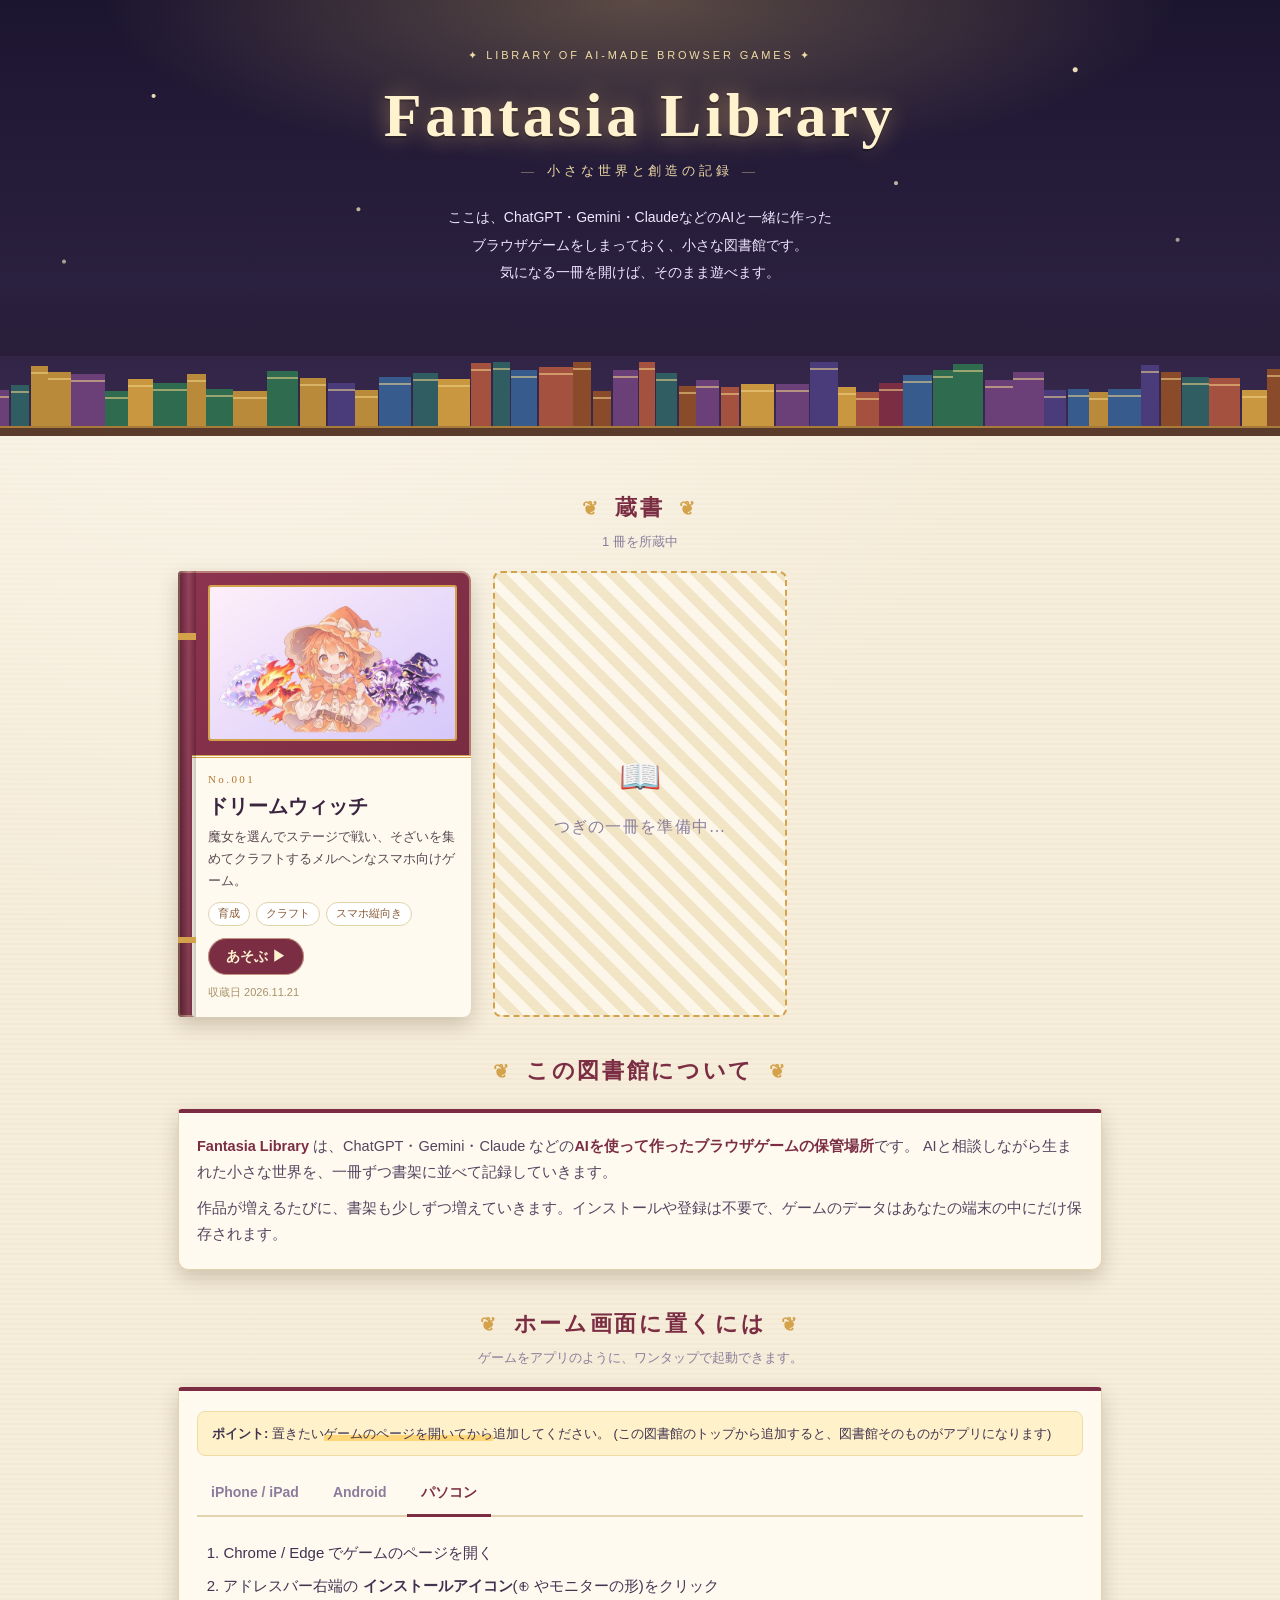
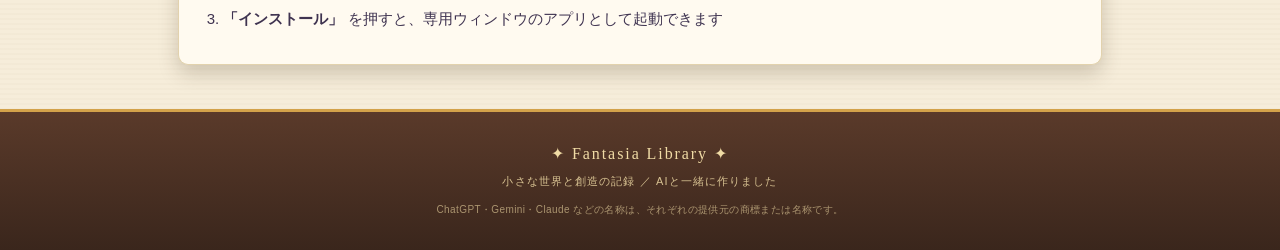
<file: index.html>
<!DOCTYPE html>
<html lang="ja">
<head>
  <meta charset="UTF-8">
  <meta name="viewport" content="width=device-width, initial-scale=1, viewport-fit=cover">
  <title>Fantasia Library ― 小さな世界と創造の記録</title>
  <meta name="description" content="ChatGPT・Gemini・ClaudeなどのAIと一緒に作ったブラウザゲームを保管する小さな図書館。ホーム画面に置いてアプリのように遊べます。">
  <meta name="theme-color" content="#2b2140">
  <meta name="apple-mobile-web-app-capable" content="yes">
  <meta name="mobile-web-app-capable" content="yes">
  <meta name="apple-mobile-web-app-title" content="Fantasia Library">
  <meta name="apple-mobile-web-app-status-bar-style" content="black-translucent">
  <link rel="manifest" href="manifest.webmanifest">
  <link rel="icon" href="icons/favicon.png">
  <link rel="apple-touch-icon" href="icons/apple-touch-icon.png">
  <link rel="stylesheet" href="style.css">
</head>
<body>

<header class="hero">
  <div class="stars" aria-hidden="true"></div>
  <div class="hero-inner">
    <p class="eyebrow">✦ LIBRARY OF AI-MADE BROWSER GAMES ✦</p>
    <h1>Fantasia Library</h1>
    <p class="subtitle">小さな世界と創造の記録</p>
    <p class="lead">ここは、ChatGPT・Gemini・ClaudeなどのAIと一緒に作った<br class="pc">ブラウザゲームをしまっておく、小さな図書館です。<br>
      気になる一冊を開けば、そのまま遊べます。</p>
  </div>
  <svg class="shelf" viewBox="0 0 1440 80" preserveAspectRatio="xMidYMax slice" aria-hidden="true">
    <rect x="0" y="6" width="26" height="64" fill="#c9973f"/><rect x="0" y="12" width="26" height="2" fill="#f3d58a" opacity=".55"/><rect x="28" y="34" width="17" height="36" fill="#2e6b4f"/><rect x="28" y="40" width="17" height="2" fill="#f3d58a" opacity=".55"/><rect x="45" y="18" width="27" height="52" fill="#7b2d43"/><rect x="45" y="24" width="27" height="2" fill="#f3d58a" opacity=".55"/><rect x="72" y="34" width="17" height="36" fill="#6b3f78"/><rect x="72" y="40" width="17" height="2" fill="#f3d58a" opacity=".55"/><rect x="91" y="29" width="18" height="41" fill="#2f5d62"/><rect x="91" y="35" width="18" height="2" fill="#f3d58a" opacity=".55"/><rect x="111" y="10" width="17" height="60" fill="#b88a3a"/><rect x="111" y="16" width="17" height="2" fill="#f3d58a" opacity=".55"/><rect x="128" y="16" width="23" height="54" fill="#b88a3a"/><rect x="128" y="22" width="23" height="2" fill="#f3d58a" opacity=".55"/><rect x="151" y="18" width="34" height="52" fill="#6b3f78"/><rect x="151" y="24" width="34" height="2" fill="#f3d58a" opacity=".55"/><rect x="185" y="35" width="23" height="35" fill="#2e6b4f"/><rect x="185" y="41" width="23" height="2" fill="#f3d58a" opacity=".55"/><rect x="208" y="23" width="25" height="47" fill="#c9973f"/><rect x="208" y="29" width="25" height="2" fill="#f3d58a" opacity=".55"/><rect x="233" y="27" width="34" height="43" fill="#2e6b4f"/><rect x="233" y="33" width="34" height="2" fill="#f3d58a" opacity=".55"/><rect x="267" y="18" width="19" height="52" fill="#b88a3a"/><rect x="267" y="24" width="19" height="2" fill="#f3d58a" opacity=".55"/><rect x="286" y="33" width="27" height="37" fill="#2e6b4f"/><rect x="286" y="39" width="27" height="2" fill="#f3d58a" opacity=".55"/><rect x="313" y="35" width="34" height="35" fill="#b88a3a"/><rect x="313" y="41" width="34" height="2" fill="#f3d58a" opacity=".55"/><rect x="347" y="15" width="31" height="55" fill="#2e6b4f"/><rect x="347" y="21" width="31" height="2" fill="#f3d58a" opacity=".55"/><rect x="380" y="22" width="26" height="48" fill="#b88a3a"/><rect x="380" y="28" width="26" height="2" fill="#f3d58a" opacity=".55"/><rect x="408" y="27" width="27" height="43" fill="#4a3b7a"/><rect x="408" y="33" width="27" height="2" fill="#f3d58a" opacity=".55"/><rect x="435" y="34" width="23" height="36" fill="#b88a3a"/><rect x="435" y="40" width="23" height="2" fill="#f3d58a" opacity=".55"/><rect x="459" y="21" width="32" height="49" fill="#365b8c"/><rect x="459" y="27" width="32" height="2" fill="#f3d58a" opacity=".55"/><rect x="493" y="17" width="25" height="53" fill="#2f5d62"/><rect x="493" y="23" width="25" height="2" fill="#f3d58a" opacity=".55"/><rect x="518" y="23" width="32" height="47" fill="#c9973f"/><rect x="518" y="29" width="32" height="2" fill="#f3d58a" opacity=".55"/><rect x="551" y="7" width="20" height="63" fill="#a5513f"/><rect x="551" y="13" width="20" height="2" fill="#f3d58a" opacity=".55"/><rect x="573" y="6" width="17" height="64" fill="#2f5d62"/><rect x="573" y="12" width="17" height="2" fill="#f3d58a" opacity=".55"/><rect x="591" y="14" width="26" height="56" fill="#365b8c"/><rect x="591" y="20" width="26" height="2" fill="#f3d58a" opacity=".55"/><rect x="619" y="11" width="34" height="59" fill="#a5513f"/><rect x="619" y="17" width="34" height="2" fill="#f3d58a" opacity=".55"/><rect x="653" y="6" width="18" height="64" fill="#8a4b2a"/><rect x="653" y="12" width="18" height="2" fill="#f3d58a" opacity=".55"/><rect x="673" y="35" width="18" height="35" fill="#8a4b2a"/><rect x="673" y="41" width="18" height="2" fill="#f3d58a" opacity=".55"/><rect x="693" y="14" width="25" height="56" fill="#6b3f78"/><rect x="693" y="20" width="25" height="2" fill="#f3d58a" opacity=".55"/><rect x="719" y="6" width="16" height="64" fill="#a5513f"/><rect x="719" y="12" width="16" height="2" fill="#f3d58a" opacity=".55"/><rect x="736" y="17" width="21" height="53" fill="#2f5d62"/><rect x="736" y="23" width="21" height="2" fill="#f3d58a" opacity=".55"/><rect x="759" y="30" width="17" height="40" fill="#8a4b2a"/><rect x="759" y="36" width="17" height="2" fill="#f3d58a" opacity=".55"/><rect x="776" y="24" width="23" height="46" fill="#6b3f78"/><rect x="776" y="30" width="23" height="2" fill="#f3d58a" opacity=".55"/><rect x="801" y="31" width="18" height="39" fill="#a5513f"/><rect x="801" y="37" width="18" height="2" fill="#f3d58a" opacity=".55"/><rect x="821" y="28" width="33" height="42" fill="#c9973f"/><rect x="821" y="34" width="33" height="2" fill="#f3d58a" opacity=".55"/><rect x="856" y="28" width="33" height="42" fill="#6b3f78"/><rect x="856" y="34" width="33" height="2" fill="#f3d58a" opacity=".55"/><rect x="890" y="6" width="28" height="64" fill="#4a3b7a"/><rect x="890" y="12" width="28" height="2" fill="#f3d58a" opacity=".55"/><rect x="918" y="31" width="18" height="39" fill="#c9973f"/><rect x="918" y="37" width="18" height="2" fill="#f3d58a" opacity=".55"/><rect x="936" y="36" width="23" height="34" fill="#a5513f"/><rect x="936" y="42" width="23" height="2" fill="#f3d58a" opacity=".55"/><rect x="959" y="27" width="24" height="43" fill="#7b2d43"/><rect x="959" y="33" width="24" height="2" fill="#f3d58a" opacity=".55"/><rect x="983" y="19" width="29" height="51" fill="#365b8c"/><rect x="983" y="25" width="29" height="2" fill="#f3d58a" opacity=".55"/><rect x="1013" y="14" width="20" height="56" fill="#2e6b4f"/><rect x="1013" y="20" width="20" height="2" fill="#f3d58a" opacity=".55"/><rect x="1033" y="8" width="30" height="62" fill="#2e6b4f"/><rect x="1033" y="14" width="30" height="2" fill="#f3d58a" opacity=".55"/><rect x="1065" y="24" width="28" height="46" fill="#6b3f78"/><rect x="1065" y="30" width="28" height="2" fill="#f3d58a" opacity=".55"/><rect x="1093" y="16" width="31" height="54" fill="#6b3f78"/><rect x="1093" y="22" width="31" height="2" fill="#f3d58a" opacity=".55"/><rect x="1124" y="34" width="22" height="36" fill="#4a3b7a"/><rect x="1124" y="40" width="22" height="2" fill="#f3d58a" opacity=".55"/><rect x="1148" y="33" width="21" height="37" fill="#365b8c"/><rect x="1148" y="39" width="21" height="2" fill="#f3d58a" opacity=".55"/><rect x="1169" y="36" width="19" height="34" fill="#b88a3a"/><rect x="1169" y="42" width="19" height="2" fill="#f3d58a" opacity=".55"/><rect x="1188" y="33" width="33" height="37" fill="#365b8c"/><rect x="1188" y="39" width="33" height="2" fill="#f3d58a" opacity=".55"/><rect x="1221" y="9" width="18" height="61" fill="#4a3b7a"/><rect x="1221" y="15" width="18" height="2" fill="#f3d58a" opacity=".55"/><rect x="1241" y="16" width="20" height="54" fill="#8a4b2a"/><rect x="1241" y="22" width="20" height="2" fill="#f3d58a" opacity=".55"/><rect x="1262" y="21" width="27" height="49" fill="#2f5d62"/><rect x="1262" y="27" width="27" height="2" fill="#f3d58a" opacity=".55"/><rect x="1289" y="22" width="31" height="48" fill="#a5513f"/><rect x="1289" y="28" width="31" height="2" fill="#f3d58a" opacity=".55"/><rect x="1322" y="34" width="25" height="36" fill="#c9973f"/><rect x="1322" y="40" width="25" height="2" fill="#f3d58a" opacity=".55"/><rect x="1347" y="13" width="26" height="57" fill="#8a4b2a"/><rect x="1347" y="19" width="26" height="2" fill="#f3d58a" opacity=".55"/><rect x="1375" y="20" width="21" height="50" fill="#7b2d43"/><rect x="1375" y="26" width="21" height="2" fill="#f3d58a" opacity=".55"/><rect x="1396" y="25" width="32" height="45" fill="#c9973f"/><rect x="1396" y="31" width="32" height="2" fill="#f3d58a" opacity=".55"/><rect x="1428" y="27" width="32" height="43" fill="#2f5d62"/><rect x="1428" y="33" width="32" height="2" fill="#f3d58a" opacity=".55"/>
    <rect x="0" y="70" width="1440" height="10" fill="#5a3a2a"/>
    <rect x="0" y="70" width="1440" height="2" fill="#c9973f" opacity=".7"/>
  </svg>
</header>

<main>
  <section class="room" aria-labelledby="room-title">
    <div class="room-head">
      <h2 id="room-title"><span class="ornament">❦</span> 蔵書 <span class="ornament">❦</span></h2>
      <p class="room-sub" id="count"></p>
    </div>
    <div id="gallery" class="gallery" aria-live="polite">
      <p class="loading">書架を整えています…</p>
    </div>
    <noscript><p class="loading">蔵書を見るには JavaScript をオンにしてください。</p></noscript>
  </section>

  <section class="room about" aria-labelledby="about-title">
    <div class="room-head">
      <h2 id="about-title"><span class="ornament">❦</span> この図書館について <span class="ornament">❦</span></h2>
    </div>
    <div class="card">
      <p><strong>Fantasia Library</strong> は、ChatGPT・Gemini・Claude などの<strong>AIを使って作ったブラウザゲームの保管場所</strong>です。
        AIと相談しながら生まれた小さな世界を、一冊ずつ書架に並べて記録していきます。</p>
      <p>作品が増えるたびに、書架も少しずつ増えていきます。インストールや登録は不要で、ゲームのデータはあなたの端末の中にだけ保存されます。</p>
    </div>
  </section>

  <section class="room guide" aria-labelledby="guide-title">
    <div class="room-head">
      <h2 id="guide-title"><span class="ornament">❦</span> ホーム画面に置くには <span class="ornament">❦</span></h2>
      <p class="room-sub">ゲームをアプリのように、ワンタップで起動できます。</p>
    </div>

    <div class="card">
      <div class="steps-note">
        <strong>ポイント:</strong> 置きたい<em>ゲームのページを開いてから</em>追加してください。
        (この図書館のトップから追加すると、図書館そのものがアプリになります)
      </div>

      <div class="tabs" role="tablist">
        <button role="tab" aria-selected="true"  aria-controls="tab-ios"     id="t-ios">iPhone / iPad</button>
        <button role="tab" aria-selected="false" aria-controls="tab-android" id="t-android">Android</button>
        <button role="tab" aria-selected="false" aria-controls="tab-pc"      id="t-pc">パソコン</button>
      </div>

      <div class="panel" role="tabpanel" id="tab-ios" aria-labelledby="t-ios">
        <ol>
          <li><strong>Safari</strong> でゲームのページを開く(他のブラウザではなく Safari)</li>
          <li>画面下(iPadは上)の <strong>共有ボタン</strong> <span class="kbd">⬆︎</span> をタップ</li>
          <li><strong>「ホーム画面に追加」</strong> を選ぶ</li>
          <li>名前を確認して <strong>「追加」</strong>。ホーム画面にアイコンができます</li>
        </ol>
        <p class="warn">⚠️ iPhoneでは、Safariで遊んだデータとホーム画面のアプリのデータは<strong>別々</strong>です。
          すでにSafariで遊んでいる場合は、ゲーム内の「セーブコード」でデータを引っ越してください。</p>
      </div>

      <div class="panel" role="tabpanel" id="tab-android" aria-labelledby="t-android" hidden>
        <ol>
          <li><strong>Chrome</strong> でゲームのページを開く</li>
          <li>右上の <strong>︙(メニュー)</strong> をタップ</li>
          <li><strong>「アプリをインストール」</strong> または <strong>「ホーム画面に追加」</strong> を選ぶ</li>
          <li>確認画面で <strong>「インストール」</strong>。アプリ一覧・ホーム画面にアイコンが並びます</li>
        </ol>
        <p class="note">Androidでは、Safariのような別データにはならず、ブラウザのときのセーブ内容がそのまま使えます。</p>
      </div>

      <div class="panel" role="tabpanel" id="tab-pc" aria-labelledby="t-pc" hidden>
        <ol>
          <li>Chrome / Edge でゲームのページを開く</li>
          <li>アドレスバー右端の <strong>インストールアイコン</strong>(⊕ やモニターの形)をクリック</li>
          <li><strong>「インストール」</strong> を押すと、専用ウィンドウのアプリとして起動できます</li>
        </ol>
      </div>

      <div class="install-box" id="install-box" hidden>
        <p>この図書館そのものをアプリとして入れることもできます。</p>
        <button id="install-btn" class="btn">📲 図書館をアプリに追加</button>
      </div>
    </div>
  </section>
</main>

<footer>
  <p>✦ Fantasia Library ✦</p>
  <p class="small">小さな世界と創造の記録 ／ AIと一緒に作りました</p>
  <p class="tiny">ChatGPT・Gemini・Claude などの名称は、それぞれの提供元の商標または名称です。</p>
</footer>

<script src="app.js"></script>
</body>
</html>
</file>
<file: style.css>
/* =====================================================================
   Fantasia Library ― 見た目(夜の図書館:本棚・羊皮紙・金のランプ)
   色はいちばん上の :root にまとめています。ここを変えると全体の雰囲気が変わります。
   ===================================================================== */
:root {
  --ink: #3f3350;          /* ふつうの文字 */
  --muted: #8a7d9c;        /* うすい文字 */
  --paper: #f6edda;        /* 羊皮紙(ページの背景) */
  --paper-light: #fffaf0;  /* カードの紙 */
  --night: #2b2140;        /* 夜の色(ヘッダー) */
  --night-deep: #1c1530;
  --wood: #5a3a2a;         /* 本棚の木 */
  --leather: #7b2d43;      /* 革表紙のえんじ */
  --gold: #d3a24a;         /* 金箔 */
  --gold-soft: #f0dba5;
  --line: #e2d2ad;
  --shadow: 0 8px 20px rgba(60, 40, 20, .22);
  --serif: "Hiragino Mincho ProN", "Yu Mincho", "YuMincho", "Noto Serif JP", "Noto Serif CJK JP", "Times New Roman", serif;
  --sans: "Hiragino Maru Gothic ProN", "Rounded Mplus 1c", "Yu Gothic UI", "Meiryo", "Noto Sans JP", "Noto Sans CJK JP", sans-serif;
}

* { box-sizing: border-box; -webkit-tap-highlight-color: transparent; }
html { -webkit-text-size-adjust: 100%; }
body {
  margin: 0;
  font-family: var(--sans);
  color: var(--ink);
  line-height: 1.8;
  background:
    radial-gradient(circle at 20% 10%, rgba(255,255,255,.5), transparent 40%),
    repeating-linear-gradient(0deg, rgba(120,90,40,.025) 0 2px, transparent 2px 5px),
    var(--paper);
}
a { color: inherit; }
h1, h2, h3, p, ol { margin: 0; }

/* ---------- 入口(夜の図書館) ---------- */
.hero {
  position: relative;
  color: #fff;
  text-align: center;
  overflow: hidden;
  padding: calc(46px + env(safe-area-inset-top)) 20px 150px;
  background:
    radial-gradient(ellipse 60% 55% at 50% 0%, rgba(255, 214, 120, .28), transparent 70%),
    linear-gradient(180deg, var(--night-deep) 0%, var(--night) 70%, #3a2a4f 100%);
}
.stars {
  position: absolute; inset: 0; pointer-events: none;
  background:
    radial-gradient(circle at 12% 22%, rgba(255,240,200,.9) 0 1.5px, transparent 2.5px),
    radial-gradient(circle at 84% 16%, rgba(255,240,200,.9) 0 2px, transparent 3px),
    radial-gradient(circle at 70% 42%, rgba(255,240,200,.7) 0 1.5px, transparent 2.5px),
    radial-gradient(circle at 28% 48%, rgba(255,240,200,.7) 0 1.5px, transparent 2.5px),
    radial-gradient(circle at 92% 55%, rgba(255,240,200,.6) 0 1.5px, transparent 2.5px),
    radial-gradient(circle at 5% 60%, rgba(255,240,200,.6) 0 1.5px, transparent 2.5px);
}
.hero-inner { position: relative; max-width: 720px; margin: 0 auto; }
.eyebrow { font-size: 11px; letter-spacing: .26em; color: var(--gold-soft); margin-bottom: 14px; }
h1 {
  font-family: var(--serif);
  font-weight: 700;
  font-size: clamp(36px, 10.5vw, 62px);
  letter-spacing: .06em;
  line-height: 1.15;
  color: #fff2cf;
  text-shadow: 0 0 22px rgba(255, 205, 110, .45), 0 2px 0 rgba(0,0,0,.35);
}
.subtitle {
  margin-top: 8px;
  font-family: var(--serif);
  font-size: 13px;
  letter-spacing: .3em;
  color: var(--gold-soft);
}
.subtitle::before, .subtitle::after { content: "—"; margin: 0 .7em; opacity: .6; }
.lead { text-wrap: balance; margin-top: 22px; font-size: 14px; line-height: 1.95; color: #efe6ff; }
.pc { display: none; }
@media (min-width: 640px) { .pc { display: inline; } }

.shelf { position: absolute; left: 0; bottom: 0; width: 100%; height: 80px; display: block; }
/* 本棚の上のほこりよけ影 */
.hero::after {
  content: ""; position: absolute; left: 0; right: 0; bottom: 80px; height: 70px;
  background: linear-gradient(180deg, transparent, rgba(0,0,0,.18));
  pointer-events: none;
}

/* ---------- 蔵書 ---------- */
main { max-width: 960px; margin: 0 auto; padding: 18px 18px 44px; }
.room { margin-top: 34px; }
.room-head { margin-bottom: 18px; text-align: center; }
.room h2 { font-family: var(--serif); font-size: 22px; letter-spacing: .12em; color: var(--leather); }
.ornament { color: var(--gold); margin: 0 .35em; font-size: .85em; }
.room-sub { font-size: 13px; color: var(--muted); margin-top: 2px; }

.gallery {
  display: grid;
  gap: 28px 22px;
  grid-template-columns: repeat(auto-fill, minmax(270px, 1fr));
}
.loading { grid-column: 1 / -1; text-align: center; color: var(--muted); padding: 30px 0; }

/* 一冊(革の背表紙 + 表紙の絵 + 図書カード風の札) */
.exhibit {
  position: relative;
  display: flex;
  flex-direction: column;
  text-decoration: none;
  background: linear-gradient(135deg, #8d3350, var(--leather) 60%, #5e2033);
  border-radius: 4px 10px 10px 4px;
  padding: 14px 14px 0 30px;       /* 左は背表紙の分だけ広く */
  box-shadow: var(--shadow), inset 0 0 0 2px rgba(240, 219, 165, .45);
  transition: transform .18s ease, box-shadow .18s ease;
}
/* 背表紙(金の帯) */
.exhibit::before {
  content: ""; position: absolute; left: 0; top: 0; bottom: 0; width: 18px;
  border-radius: 4px 0 0 4px;
  background:
    linear-gradient(180deg, transparent 0 14%, var(--gold) 14% 15.5%, transparent 15.5% 82%, var(--gold) 82% 83.5%, transparent 83.5%),
    linear-gradient(90deg, rgba(0,0,0,.35), rgba(255,255,255,.08) 60%, rgba(0,0,0,.2));
}
.exhibit:hover, .exhibit:focus-visible { transform: translateY(-4px) rotate(-.4deg); box-shadow: 0 14px 28px rgba(60, 40, 20, .35), inset 0 0 0 2px rgba(240, 219, 165, .6); }
.exhibit:focus-visible { outline: 3px solid var(--gold); outline-offset: 3px; }
.exhibit .art {
  aspect-ratio: 8 / 5;
  background: linear-gradient(135deg, #ffecf6, #d6c8fa);
  border: 2px solid var(--gold);
  border-radius: 3px;
  overflow: hidden;
}
.exhibit .art img { width: 100%; height: 100%; object-fit: cover; display: block; }
.plate {
  margin: 14px -14px 0 -16px;
  padding: 12px 16px 14px;
  background:
    linear-gradient(180deg, transparent 0 31px, rgba(150, 110, 60, .18) 31px 32px, transparent 32px) 0 0 / 100% 26px,
    var(--paper-light);
  border-top: 3px double var(--gold);
  border-radius: 0 0 8px 3px;
  flex: 1;
  display: flex;
  flex-direction: column;
}
.plate .no { font-size: 11px; letter-spacing: .22em; color: #b2762f; font-family: var(--serif); }
.plate h3 { font-family: var(--serif); font-size: 20px; color: #3a2540; line-height: 1.4; margin-top: 2px; }
.plate .desc { font-size: 13px; color: #5a4a52; margin-top: 6px; line-height: 1.7; flex: 1; }
.plate .meta { display: flex; flex-wrap: wrap; gap: 6px; margin-top: 10px; }
.tag { font-size: 11px; padding: 1px 9px; border-radius: 99px; background: #fff; border: 1px solid var(--line); color: #8a5a35; }
.plate .play {
  margin-top: 12px; align-self: flex-start;
  background: var(--leather); color: #fff2cf;
  font-weight: 700; font-size: 14px; padding: 6px 18px; border-radius: 99px;
  box-shadow: inset 0 0 0 1px rgba(240, 219, 165, .6);
}
.plate .date { font-size: 11px; color: #a8936a; margin-top: 8px; }

/* 準備中の一冊(空いている棚) */
.exhibit.soon {
  cursor: default;
  background: repeating-linear-gradient(45deg, rgba(255,250,240,.7), rgba(255,250,240,.7) 10px, rgba(240,226,190,.7) 10px, rgba(240,226,190,.7) 20px);
  border: 2px dashed var(--gold);
  border-radius: 8px;
  box-shadow: none;
  align-items: center; justify-content: center; text-align: center;
  padding: 30px 16px; min-height: 220px; color: var(--muted);
}
.exhibit.soon::before { display: none; }
.exhibit.soon:hover { transform: none; box-shadow: none; }
.exhibit.soon .big { font-size: 34px; }
.exhibit.soon p { font-family: var(--serif); margin-top: 6px; letter-spacing: .08em; }

/* ---------- カード(利用案内など) ---------- */
.card {
  background: var(--paper-light);
  border: 1px solid var(--line);
  border-top: 4px solid var(--leather);
  border-radius: 4px 4px 10px 10px;
  padding: 20px 18px 22px;
  box-shadow: var(--shadow);
}
.about .card p { font-size: 14.5px; color: #53455e; }
.about .card p + p { margin-top: 10px; }
.about strong { color: var(--leather); }

.steps-note { background: #fff1c9; border: 1px solid var(--gold-soft); border-radius: 8px; padding: 10px 14px; font-size: 13px; margin-bottom: 16px; }
.steps-note em { font-style: normal; background: linear-gradient(transparent 60%, #ffd778 60%); }
.tabs { display: flex; gap: 6px; border-bottom: 2px solid var(--line); flex-wrap: wrap; }
.tabs button {
  font: inherit; font-size: 14px; font-weight: 700;
  border: 0; background: none; color: var(--muted);
  padding: 8px 14px; cursor: pointer;
  border-bottom: 3px solid transparent; margin-bottom: -2px;
}
.tabs button[aria-selected="true"] { color: var(--leather); border-bottom-color: var(--leather); }
.panel { padding: 16px 4px 4px; }
.panel ol { padding-left: 1.4em; }
.panel li { margin: 6px 0; font-size: 15px; }
.kbd { display: inline-block; border: 1px solid var(--line); border-radius: 6px; padding: 0 6px; background: #fff; font-weight: 700; }
.warn, .note { margin-top: 12px; font-size: 13px; border-radius: 8px; padding: 10px 14px; }
.warn { background: #fff0ec; border: 1px solid #f2c3b8; }
.note { background: #eef7ee; border: 1px solid #c4e0c4; }
.install-box { margin-top: 18px; padding-top: 16px; border-top: 1px dashed var(--line); text-align: center; font-size: 14px; }
.btn {
  margin-top: 8px; font: inherit; font-weight: 700; color: #fff2cf; cursor: pointer;
  background: var(--leather); border: 0; border-radius: 99px; padding: 10px 24px;
  box-shadow: inset 0 0 0 1px rgba(240, 219, 165, .6);
}
.btn:active { transform: translateY(1px); }

footer {
  text-align: center; padding: 28px 16px calc(32px + env(safe-area-inset-bottom));
  color: var(--gold-soft); font-family: var(--serif); letter-spacing: .12em;
  background: linear-gradient(180deg, var(--wood), #3a261c);
  border-top: 3px solid var(--gold);
}
footer .small { font-size: 11px; letter-spacing: .1em; margin-top: 4px; font-family: var(--sans); opacity: .85; }
footer .tiny { font-size: 10px; letter-spacing: .04em; margin-top: 10px; font-family: var(--sans); opacity: .6; line-height: 1.6; }

[hidden] { display: none !important; }
@media (prefers-reduced-motion: reduce) { * { transition: none !important; } }
</file>
